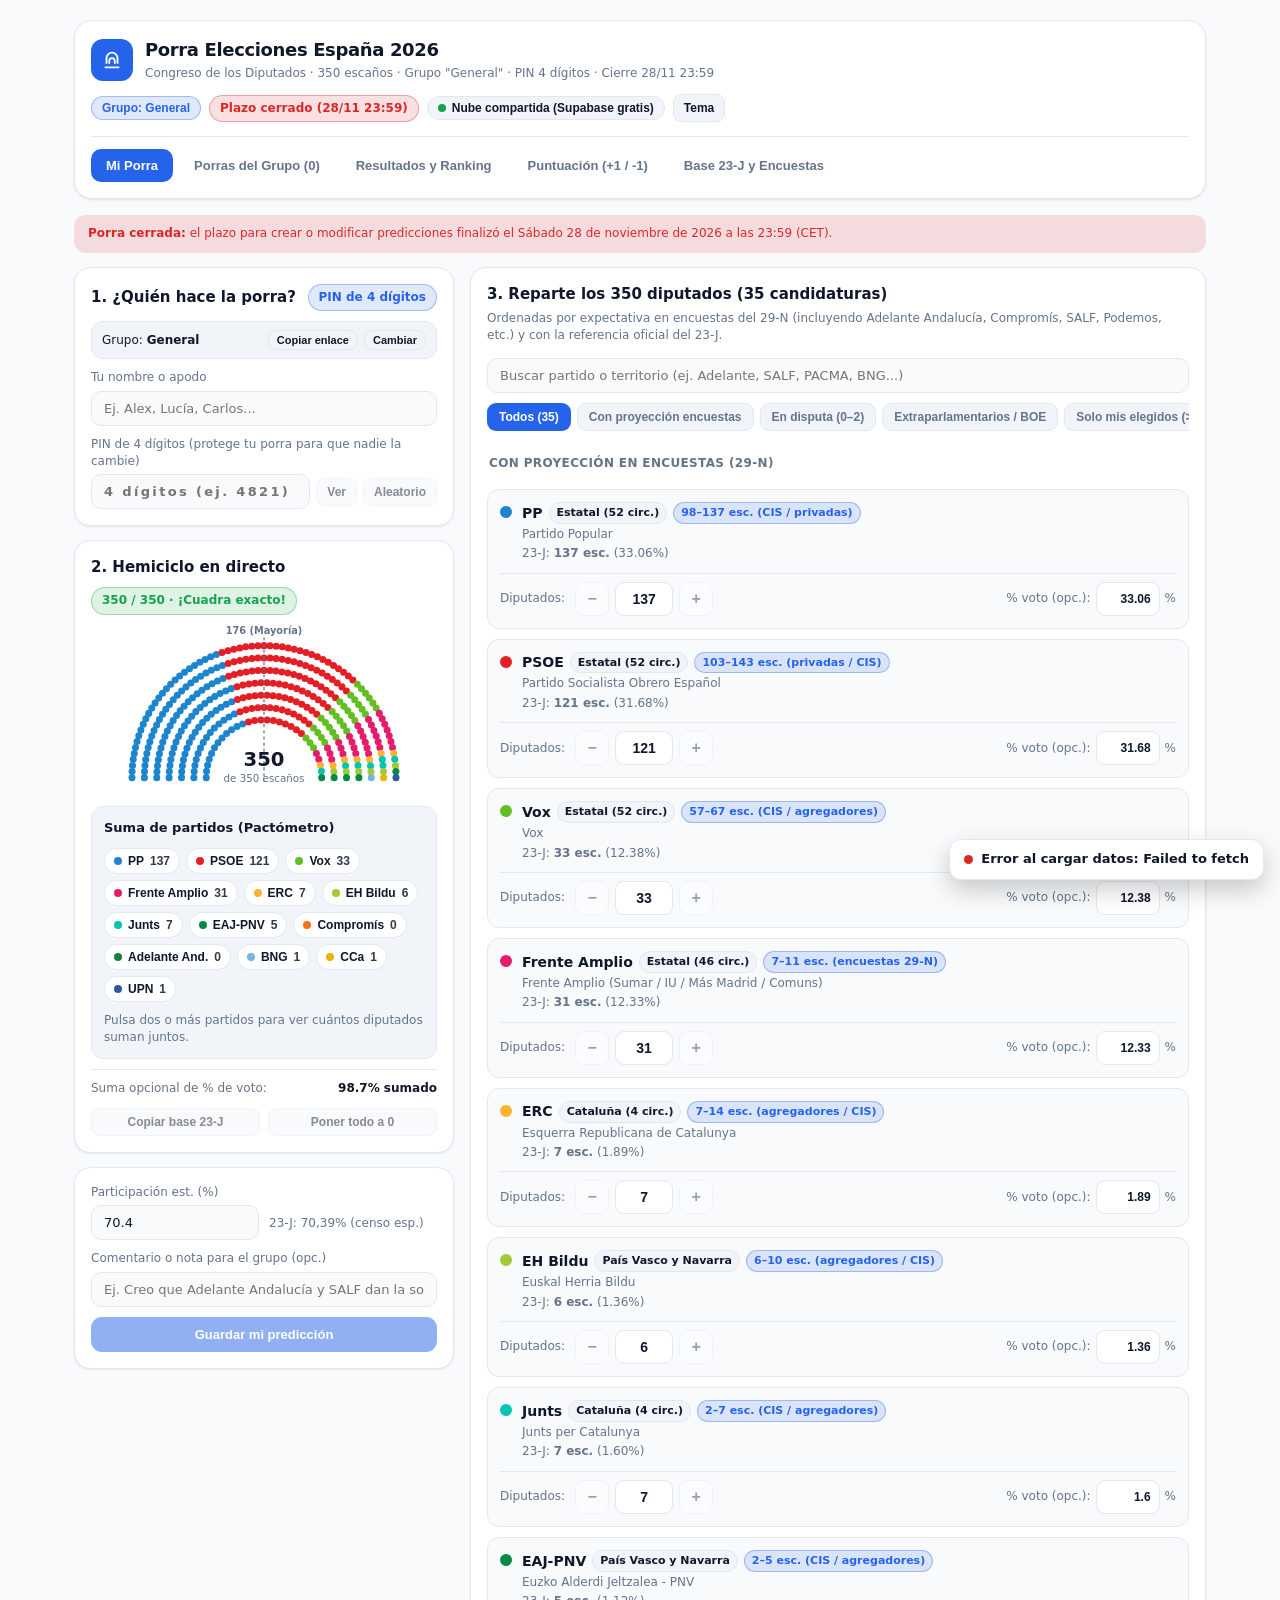
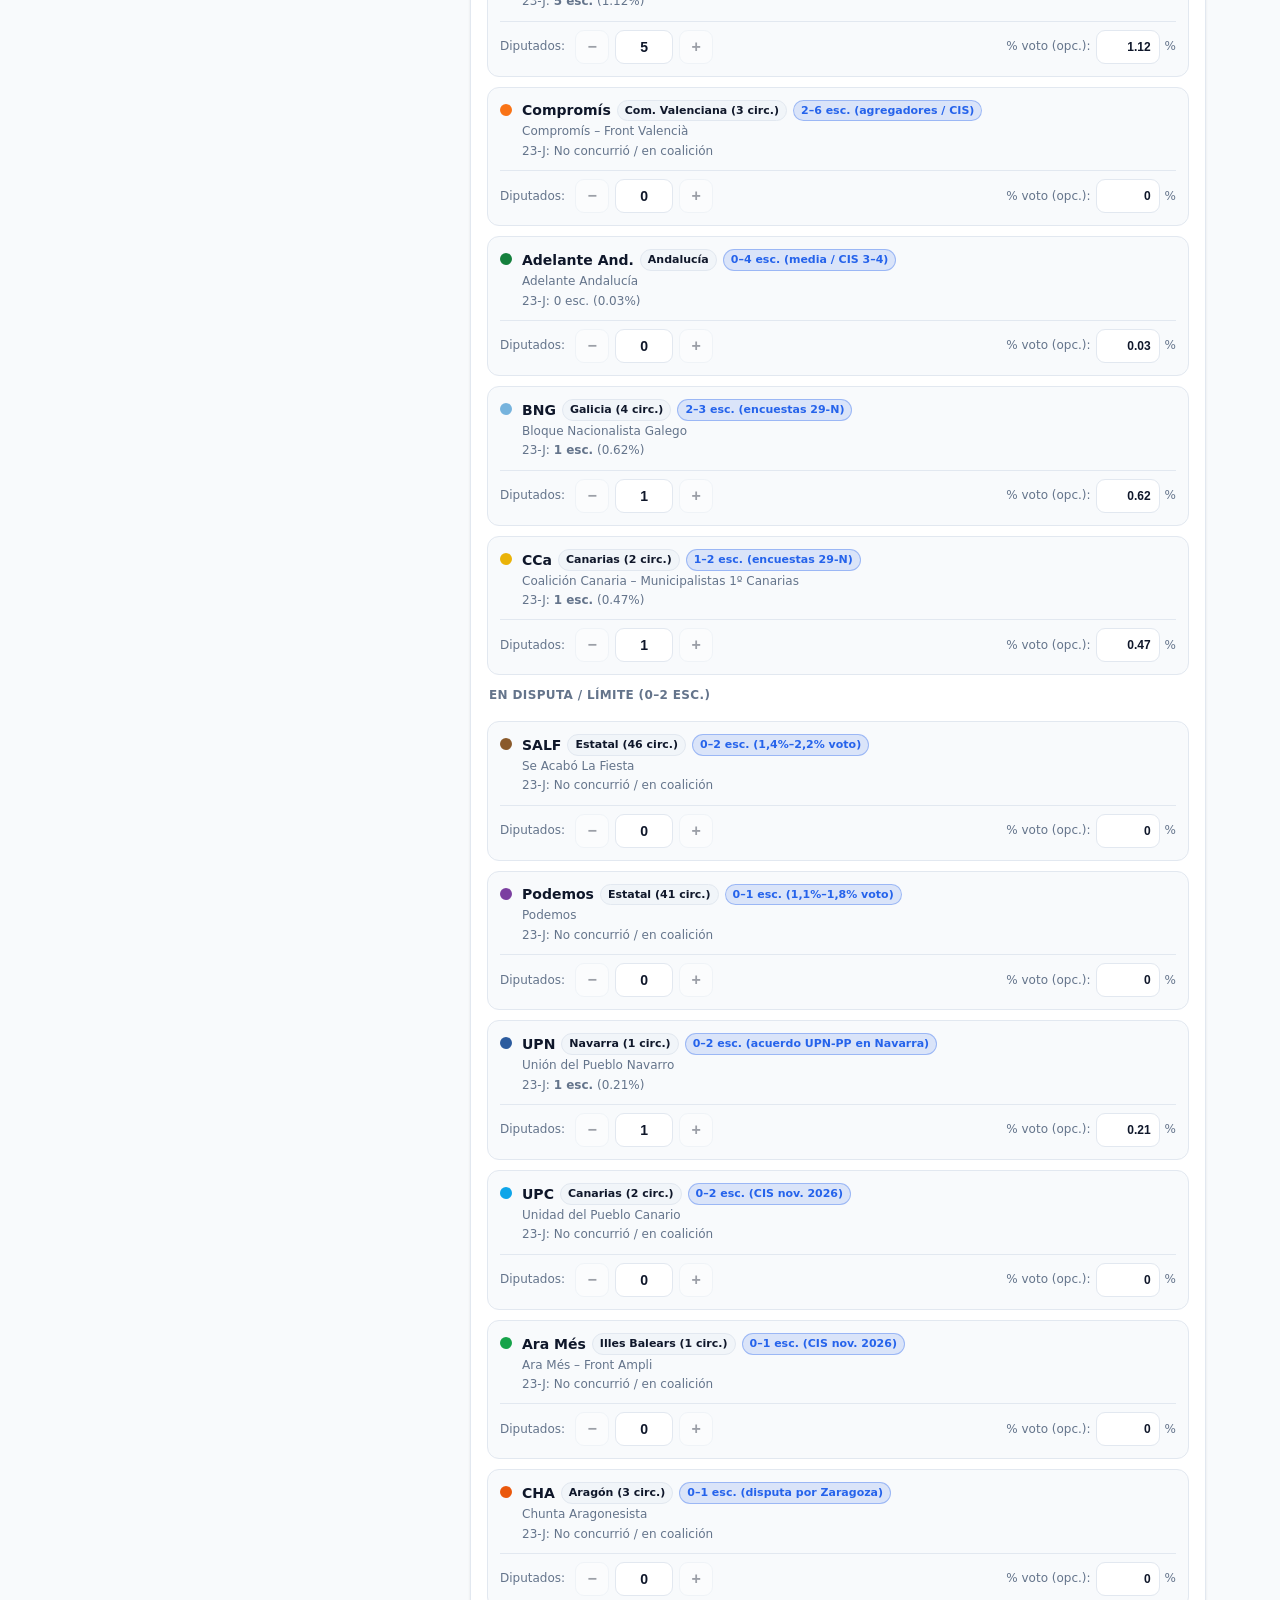
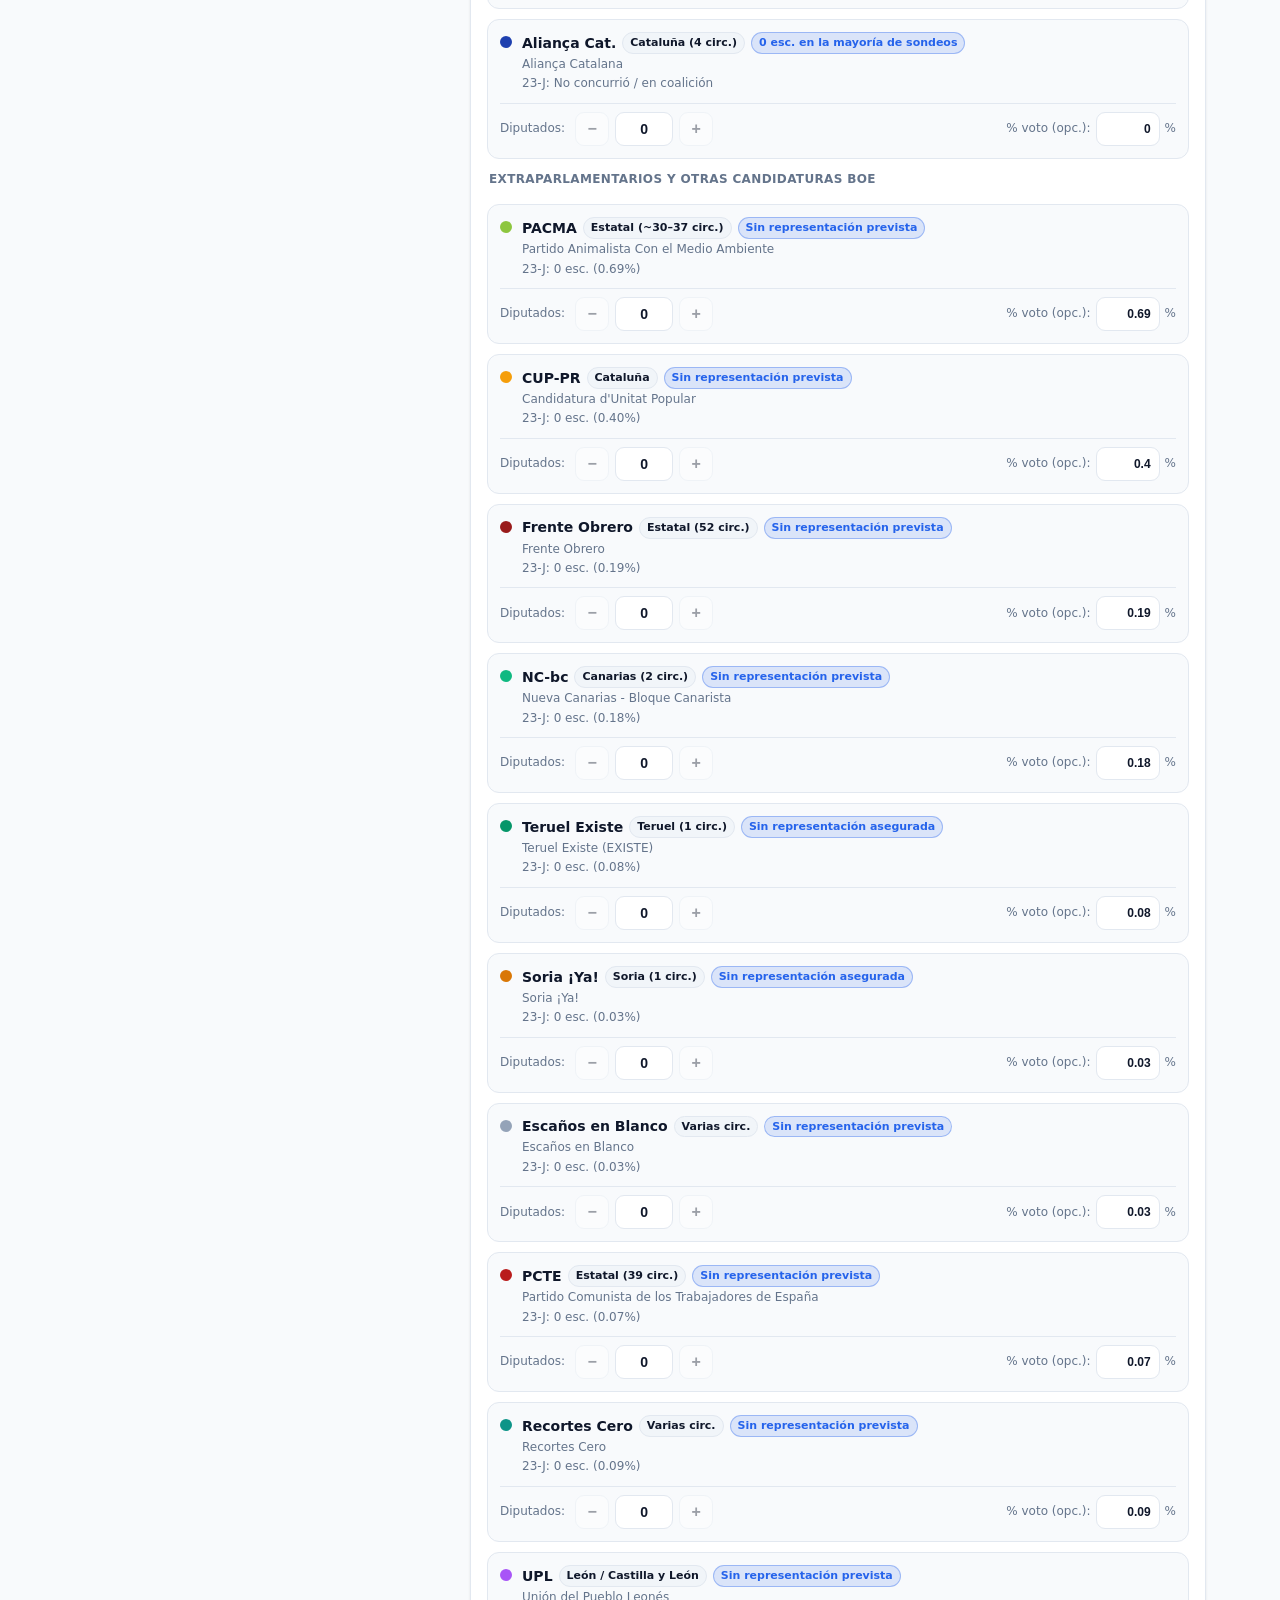
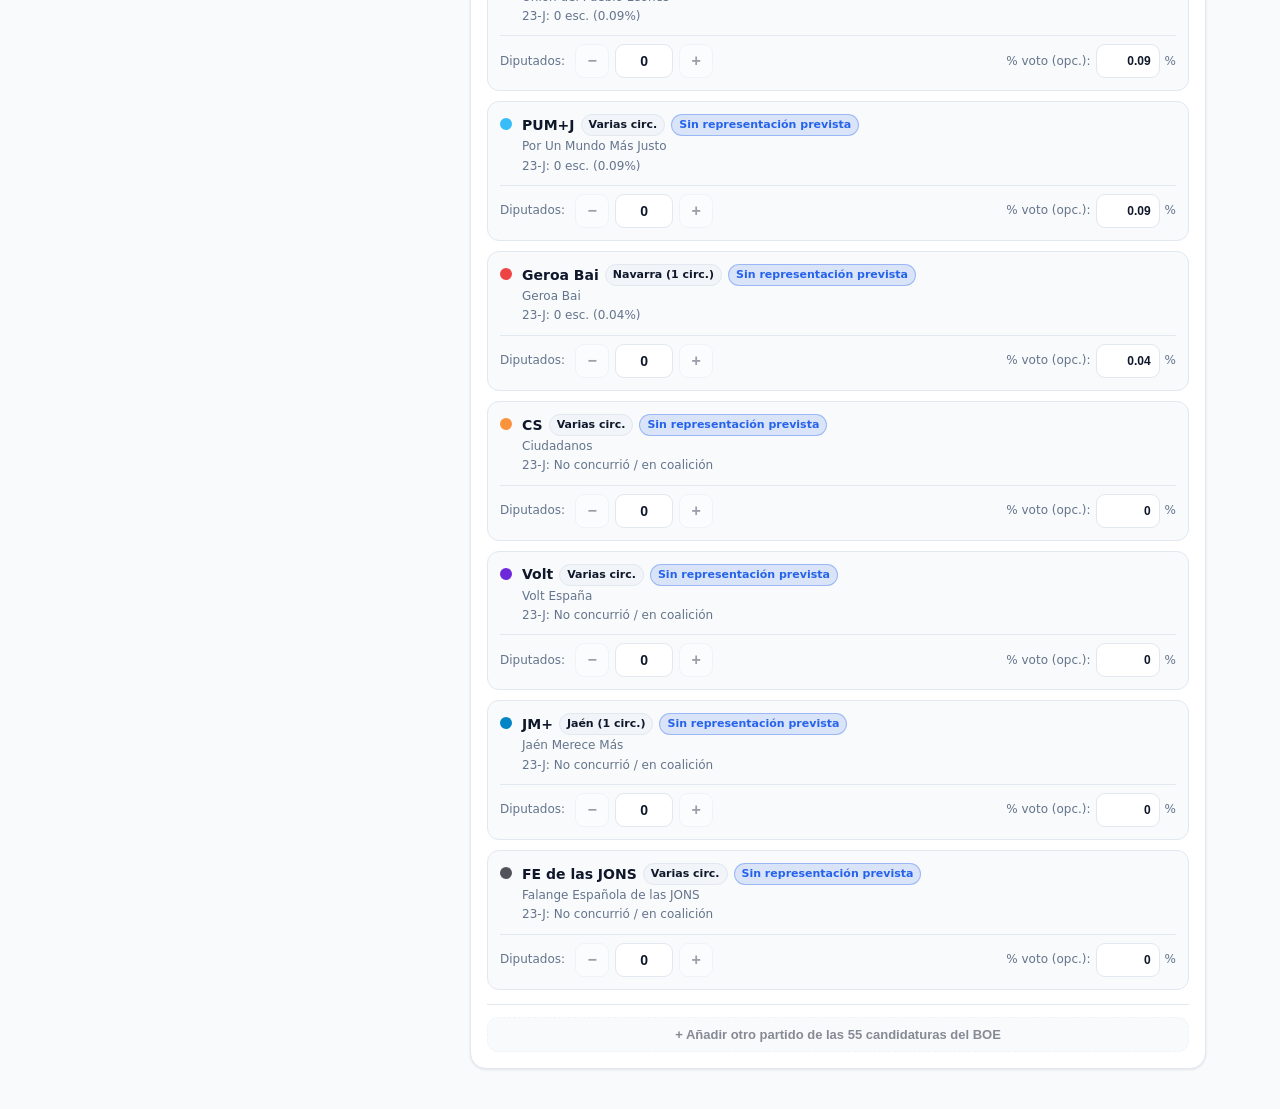
<file: index.html>
<!DOCTYPE html>
<html lang="es">
<head>
  <meta charset="UTF-8" />
  <meta name="viewport" content="width=device-width, initial-scale=1.0" />
  <title>Porra Elecciones España 2026 (29-N)</title>
  <link rel="stylesheet" href="styles.css" />
  <script>
    (function () {
      try {
        var saved = localStorage.getItem('porra29n_theme');
        if (saved === 'dark' || (!saved && window.matchMedia && window.matchMedia('(prefers-color-scheme: dark)').matches)) {
          document.documentElement.classList.add('dark');
        }
      } catch (e) {}
    })();
  </script>
</head>
<body>
  <div class="app-container">
    <!-- Cabecera principal -->
    <header class="top-header">
      <div class="header-row">
        <div class="brand">
          <div class="brand-icon" aria-hidden="true">
            <svg width="22" height="22" viewBox="0 0 24 24" fill="none" stroke="currentColor" stroke-width="2">
              <path d="M4 20h16M6 16V10a6 6 0 0 1 12 0v6M9 16v-3a3 3 0 0 1 6 0v3"/>
            </svg>
          </div>
          <div>
            <h1 class="brand-title" id="header-title">Porra Elecciones España 2026</h1>
            <p class="brand-sub" id="header-sub">29-N · Congreso de los Diputados (350 escaños) · PIN 4 dígitos</p>
          </div>
        </div>

        <div class="header-meta">
          <button id="btn-group-status" class="badge badge-primary" onclick="window.__porraActions.openGroupModal()" title="Cambiar de grupo o copiar enlace compartible">
            <span>Grupo: <strong id="header-group-name">General</strong></span>
          </button>
          <span id="deadline-badge" class="badge badge-primary tabular">Cierre: 28/11 23:59</span>
          <button id="btn-storage-status" class="badge" onclick="window.__porraActions.openCloudModal()" title="Configurar almacenamiento compartido gratuito">
            <span id="storage-dot" style="width:8px;height:8px;border-radius:999px;background:var(--muted);"></span>
            <span id="storage-label">Cargando...</span>
          </button>
          <button class="btn btn-sm" onclick="window.__porraActions.toggleTheme()" title="Cambiar tema claro/oscuro">
            Tema
          </button>
        </div>
      </div>

      <!-- Navegación PC -->
      <nav class="desktop-nav" aria-label="Navegación principal">
        <button class="nav-pill" data-tab="predict" onclick="window.__porraActions.switchTab('predict')">Mi Porra</button>
        <button class="nav-pill" data-tab="group" onclick="window.__porraActions.switchTab('group')">Porras del Grupo (<span class="friends-count">0</span>)</button>
        <button class="nav-pill" data-tab="ranking" onclick="window.__porraActions.switchTab('ranking')">Resultados y Ranking</button>
        <button class="nav-pill" data-tab="scoring" onclick="window.__porraActions.switchTab('scoring')">Puntuación (+1 / -1)</button>
        <button class="nav-pill" data-tab="base" onclick="window.__porraActions.switchTab('base')">Base 23-J y Encuestas</button>
      </nav>
    </header>

    <!-- Aviso de almacenamiento local si aún no se conectó la nube -->
    <div id="storage-banner" class="hidden"></div>

    <!-- Contenido dinámico -->
    <main id="app-main"></main>
  </div>

  <!-- Navegación inferior Móvil -->
  <nav class="mobile-nav" aria-label="Navegación móvil">
    <button class="mnav-btn" data-tab="predict" onclick="window.__porraActions.switchTab('predict')">
      <svg width="18" height="18" viewBox="0 0 24 24" fill="none" stroke="currentColor" stroke-width="2"><path d="M12 20h9M16.5 3.5a2.12 2.12 0 0 1 3 3L7 19l-4 1 1-4Z"/></svg>
      <span>Mi Porra</span>
    </button>
    <button class="mnav-btn" data-tab="group" onclick="window.__porraActions.switchTab('group')">
      <svg width="18" height="18" viewBox="0 0 24 24" fill="none" stroke="currentColor" stroke-width="2"><path d="M16 21v-2a4 4 0 0 0-4-4H6a4 4 0 0 0-4 4v2"/><circle cx="9" cy="7" r="4"/><path d="M22 21v-2a4 4 0 0 0-3-3.87M16 3.13a4 4 0 0 1 0 7.75"/></svg>
      <span>Grupo (<span class="friends-count">0</span>)</span>
    </button>
    <button class="mnav-btn" data-tab="ranking" onclick="window.__porraActions.switchTab('ranking')">
      <svg width="18" height="18" viewBox="0 0 24 24" fill="none" stroke="currentColor" stroke-width="2"><path d="M6 9H4.5a2.5 2.5 0 0 1 0-5H6M18 9h1.5a2.5 2.5 0 0 0 0-5H18M4 22h16M10 14.66V17c0 .55-.47.98-.97 1.21C7.85 18.75 7 20.24 7 22M14 14.66V17c0 .55.47.98.97 1.21C16.15 18.75 17 20.24 17 22M18 2H6v7a6 6 0 0 0 12 0V2Z"/></svg>
      <span>Ranking</span>
    </button>
    <button class="mnav-btn" data-tab="scoring" onclick="window.__porraActions.switchTab('scoring')">
      <svg width="18" height="18" viewBox="0 0 24 24" fill="none" stroke="currentColor" stroke-width="2"><circle cx="12" cy="12" r="10"/><path d="M9.09 9a3 3 0 0 1 5.83 1c0 2-3 3-3 3M12 17h.01"/></svg>
      <span>Puntos</span>
    </button>
    <button class="mnav-btn" data-tab="base" onclick="window.__porraActions.switchTab('base')">
      <svg width="18" height="18" viewBox="0 0 24 24" fill="none" stroke="currentColor" stroke-width="2"><path d="M3 3v18h18M18 17V9M13 17V5M8 17v-3"/></svg>
      <span>Base 23-J</span>
    </button>
  </nav>

  <!-- Modal de grupos separados y enlace compartible -->
  <div id="group-modal" class="modal-backdrop hidden" onclick="if(event.target===this) window.__porraActions.closeGroupModal()">
    <div class="modal-panel stack-md" id="group-modal-body"></div>
  </div>

  <!-- Modal de configuración de nube gratuita (Supabase) -->
  <div id="cloud-modal" class="modal-backdrop hidden" onclick="if(event.target===this) window.__porraActions.closeCloudModal()">
    <div class="modal-panel stack-md" id="cloud-modal-body"></div>
  </div>

  <!-- Toast -->
  <div id="toast" class="toast hidden" role="status" aria-live="polite">
    <span id="toast-dot" style="width:9px;height:9px;border-radius:999px;background:var(--success);flex-shrink:0;"></span>
    <span id="toast-msg"></span>
  </div>

  <script src="js/config.js"></script>
  <script type="module" src="js/app.js"></script>
</body>
</html>
</file>
<file: styles.css>
:root {
  --bg: #f8fafc;
  --card: #ffffff;
  --content: #f1f5f9;
  --text: #0f172a;
  --muted: #64748b;
  --border: #e2e8f0;
  --primary: #2563eb;
  --primary-fg: #ffffff;
  --success: #16a34a;
  --warning: #d97706;
  --error: #dc2626;
  --shadow: 0 1px 3px rgba(15, 23, 42, 0.06), 0 1px 2px rgba(15, 23, 42, 0.04);
}

html.dark {
  --bg: #0b1120;
  --card: #111827;
  --content: #1e293b;
  --text: #f1f5f9;
  --muted: #94a3b8;
  --border: #273449;
  --primary: #3b82f6;
  --primary-fg: #ffffff;
  --success: #22c55e;
  --warning: #f59e0b;
  --error: #ef4444;
  --shadow: 0 4px 12px rgba(0, 0, 0, 0.35);
}

* {
  box-sizing: border-box;
}

body {
  margin: 0;
  padding: 0;
  font-family: system-ui, -apple-system, BlinkMacSystemFont, "Segoe UI", Roboto, sans-serif;
  background: var(--bg);
  color: var(--text);
  font-size: 14px;
  line-height: 1.45;
  -webkit-font-smoothing: antialiased;
}

.tabular {
  font-variant-numeric: tabular-nums;
}

input[type="number"]::-webkit-inner-spin-button,
input[type="number"]::-webkit-outer-spin-button {
  -webkit-appearance: none;
  margin: 0;
}

input[type="number"] {
  -moz-appearance: textfield;
}

.app-container {
  max-width: 1180px;
  margin: 0 auto;
  padding: 16px 16px 88px;
}

@media (min-width: 768px) {
  .app-container {
    padding: 20px 24px 40px;
  }
}

/* Header & Navigation */
.top-header {
  background: var(--card);
  border: 1px solid var(--border);
  border-radius: 18px;
  padding: 16px;
  box-shadow: var(--shadow);
  margin-bottom: 16px;
}

.header-row {
  display: flex;
  flex-wrap: wrap;
  align-items: center;
  justify-content: space-between;
  gap: 12px;
}

.brand {
  display: flex;
  align-items: center;
  gap: 12px;
}

.brand-icon {
  width: 42px;
  height: 42px;
  border-radius: 12px;
  background: var(--primary);
  color: var(--primary-fg);
  display: flex;
  align-items: center;
  justify-content: center;
  flex-shrink: 0;
}

.brand-title {
  margin: 0;
  font-size: 18px;
  font-weight: 800;
  letter-spacing: -0.02em;
}

.brand-sub {
  margin: 2px 0 0;
  font-size: 12px;
  color: var(--muted);
}

.header-meta {
  display: flex;
  flex-wrap: wrap;
  align-items: center;
  gap: 8px;
}

.desktop-nav {
  display: none;
  margin-top: 14px;
  padding-top: 12px;
  border-top: 1px solid var(--border);
  gap: 6px;
  flex-wrap: wrap;
}

@media (min-width: 768px) {
  .desktop-nav {
    display: flex;
  }
}

.nav-pill {
  border: 1px solid transparent;
  background: transparent;
  color: var(--muted);
  padding: 8px 14px;
  border-radius: 10px;
  font-size: 13px;
  font-weight: 600;
  cursor: pointer;
  transition: background 0.15s, color 0.15s;
}

.nav-pill:hover {
  background: var(--content);
  color: var(--text);
}

.nav-pill.active {
  background: var(--primary);
  color: var(--primary-fg);
}

/* Mobile bottom nav */
.mobile-nav {
  position: fixed;
  bottom: 0;
  left: 0;
  right: 0;
  z-index: 40;
  background: var(--card);
  border-top: 1px solid var(--border);
  display: grid;
  grid-template-columns: repeat(5, 1fr);
  padding: 6px 4px calc(6px + env(safe-area-inset-bottom));
  gap: 2px;
}

@media (min-width: 768px) {
  .mobile-nav {
    display: none;
  }
}

.mnav-btn {
  border: none;
  background: transparent;
  color: var(--muted);
  display: flex;
  flex-direction: column;
  align-items: center;
  justify-content: center;
  gap: 3px;
  padding: 6px 2px;
  border-radius: 10px;
  font-size: 11px;
  font-weight: 600;
  cursor: pointer;
}

.mnav-btn.active {
  color: var(--primary);
  background: color-mix(in srgb, var(--primary) 12%, transparent);
}

/* Cards & Grids */
.card {
  background: var(--card);
  border: 1px solid var(--border);
  border-radius: 16px;
  padding: 16px;
  box-shadow: var(--shadow);
}

.stack-sm > * + * { margin-top: 10px; }
.stack-md > * + * { margin-top: 14px; }
.stack-lg > * + * { margin-top: 18px; }

.grid-2 {
  display: grid;
  grid-template-columns: 1fr;
  gap: 14px;
}

.grid-3 {
  display: grid;
  grid-template-columns: 1fr;
  gap: 12px;
}

.predict-layout {
  display: grid;
  grid-template-columns: 1fr;
  gap: 16px;
  align-items: start;
}

@media (min-width: 768px) {
  .grid-2 { grid-template-columns: repeat(2, 1fr); }
  .grid-3 { grid-template-columns: repeat(3, 1fr); }
}

@media (min-width: 960px) {
  .predict-layout {
    grid-template-columns: 380px 1fr;
  }
  .sticky-col {
    position: sticky;
    top: 16px;
  }
}

/* Badges & Pills */
.badge {
  display: inline-flex;
  align-items: center;
  gap: 6px;
  padding: 4px 10px;
  border-radius: 999px;
  font-size: 12px;
  font-weight: 600;
  border: 1px solid var(--border);
  background: var(--content);
  color: var(--text);
}

.badge-success {
  background: color-mix(in srgb, var(--success) 14%, transparent);
  color: var(--success);
  border-color: color-mix(in srgb, var(--success) 35%, transparent);
}

.badge-warning {
  background: color-mix(in srgb, var(--warning) 14%, transparent);
  color: var(--warning);
  border-color: color-mix(in srgb, var(--warning) 35%, transparent);
}

.badge-error {
  background: color-mix(in srgb, var(--error) 14%, transparent);
  color: var(--error);
  border-color: color-mix(in srgb, var(--error) 35%, transparent);
}

.badge-primary {
  background: color-mix(in srgb, var(--primary) 14%, transparent);
  color: var(--primary);
  border-color: color-mix(in srgb, var(--primary) 35%, transparent);
}

/* Buttons & Inputs */
.btn {
  display: inline-flex;
  align-items: center;
  justify-content: center;
  gap: 6px;
  border-radius: 11px;
  padding: 9px 14px;
  font-size: 13px;
  font-weight: 600;
  border: 1px solid var(--border);
  background: var(--content);
  color: var(--text);
  cursor: pointer;
  transition: opacity 0.15s, background 0.15s, border-color 0.15s;
}

.btn:hover {
  border-color: var(--muted);
}

.btn:disabled {
  opacity: 0.5;
  cursor: not-allowed;
}

.btn-primary {
  background: var(--primary);
  color: var(--primary-fg);
  border-color: transparent;
}

.btn-primary:hover {
  opacity: 0.92;
  border-color: transparent;
}

.btn-danger {
  background: color-mix(in srgb, var(--error) 12%, transparent);
  color: var(--error);
  border-color: color-mix(in srgb, var(--error) 35%, transparent);
}

.btn-sm {
  padding: 6px 10px;
  font-size: 12px;
  border-radius: 8px;
}

.input {
  width: 100%;
  padding: 9px 12px;
  border-radius: 10px;
  border: 1px solid var(--border);
  background: var(--bg);
  color: var(--text);
  font-size: 13px;
  font-family: inherit;
  outline: none;
}

.input:focus {
  border-color: var(--primary);
}

.label {
  display: block;
  font-size: 12px;
  color: var(--muted);
  margin-bottom: 4px;
  font-weight: 500;
}

/* Party rows */
.party-card {
  padding: 12px;
  border: 1px solid var(--border);
  background: var(--bg);
  border-radius: 12px;
  display: flex;
  flex-direction: column;
  gap: 10px;
}

.party-top {
  display: flex;
  align-items: flex-start;
  justify-content: space-between;
  gap: 10px;
}

.party-ident {
  display: flex;
  align-items: flex-start;
  gap: 10px;
  min-width: 0;
}

.party-dot {
  width: 12px;
  height: 12px;
  border-radius: 999px;
  margin-top: 4px;
  flex-shrink: 0;
}

.party-controls {
  display: flex;
  flex-wrap: wrap;
  align-items: center;
  justify-content: space-between;
  gap: 10px;
  padding-top: 8px;
  border-top: 1px solid var(--border);
}

.stepper {
  display: inline-flex;
  align-items: center;
  gap: 6px;
}

.step-btn {
  width: 34px;
  height: 34px;
  border-radius: 9px;
  border: 1px solid var(--border);
  background: var(--card);
  color: var(--text);
  font-size: 16px;
  font-weight: 700;
  cursor: pointer;
  display: flex;
  align-items: center;
  justify-content: center;
  user-select: none;
}

.step-btn:hover {
  background: var(--content);
}

.step-btn:disabled {
  opacity: 0.4;
  cursor: not-allowed;
}

.seat-input {
  width: 58px;
  height: 34px;
  text-align: center;
  border-radius: 9px;
  border: 1px solid var(--border);
  background: var(--card);
  color: var(--text);
  font-size: 14px;
  font-weight: 700;
}

.pct-input {
  width: 64px;
  height: 34px;
  text-align: right;
  padding: 0 8px;
  border-radius: 9px;
  border: 1px solid var(--border);
  background: var(--card);
  color: var(--text);
  font-size: 12px;
  font-weight: 600;
}

/* Filter chips */
.chips-row {
  display: flex;
  gap: 6px;
  overflow-x: auto;
  padding-bottom: 4px;
  scrollbar-width: none;
}

.chips-row::-webkit-scrollbar {
  display: none;
}

.chip {
  flex-shrink: 0;
  border: 1px solid var(--border);
  background: var(--content);
  color: var(--muted);
  padding: 6px 11px;
  border-radius: 9px;
  font-size: 12px;
  font-weight: 600;
  cursor: pointer;
}

.chip.active {
  background: var(--primary);
  color: var(--primary-fg);
  border-color: transparent;
}

/* Hemicycle */
.hemicycle-wrap {
  display: flex;
  justify-content: center;
}

.hemicycle-svg {
  width: 100%;
  max-width: 330px;
  overflow: visible;
}

/* Tables */
.table-wrap {
  overflow-x: auto;
  border: 1px solid var(--border);
  border-radius: 12px;
}

table {
  width: 100%;
  border-collapse: collapse;
  font-size: 12px;
  text-align: left;
}

th, td {
  padding: 9px 10px;
  border-bottom: 1px solid var(--border);
}

thead th {
  background: var(--content);
  font-weight: 700;
  white-space: nowrap;
}

.sticky-col-cell {
  position: sticky;
  left: 0;
  background: var(--card);
  z-index: 5;
}

thead .sticky-col-cell {
  background: var(--content);
  z-index: 6;
}

.text-right { text-align: right; }
.text-muted { color: var(--muted); }
.text-success { color: var(--success); }
.text-warning { color: var(--warning); }
.text-error { color: var(--error); }

/* Tier headers */
.tier-header {
  display: flex;
  align-items: center;
  justify-content: space-between;
  gap: 8px;
  padding: 6px 2px;
  margin-top: 6px;
  font-size: 12px;
  font-weight: 700;
  color: var(--muted);
  text-transform: uppercase;
  letter-spacing: 0.03em;
}

/* Modal & Toast */
.modal-backdrop {
  position: fixed;
  inset: 0;
  z-index: 60;
  background: rgba(15, 23, 42, 0.65);
  display: flex;
  align-items: center;
  justify-content: center;
  padding: 16px;
}

.modal-panel {
  width: 100%;
  max-width: 540px;
  max-height: 90vh;
  overflow-y: auto;
  background: var(--card);
  border: 1px solid var(--border);
  border-radius: 18px;
  padding: 20px;
  box-shadow: 0 20px 45px rgba(0, 0, 0, 0.35);
}

.toast {
  position: fixed;
  bottom: 76px;
  right: 16px;
  z-index: 70;
  background: var(--card);
  border: 1px solid var(--border);
  border-radius: 12px;
  padding: 10px 14px;
  box-shadow: 0 10px 25px rgba(0, 0, 0, 0.2);
  font-size: 13px;
  font-weight: 600;
  display: flex;
  align-items: center;
  gap: 8px;
  max-width: 340px;
}

@media (min-width: 768px) {
  .toast {
    bottom: 20px;
  }
}

.hidden {
  display: none !important;
}

.banner-notice {
  border-radius: 12px;
  padding: 10px 14px;
  font-size: 12px;
  display: flex;
  flex-wrap: wrap;
  align-items: center;
  justify-content: space-between;
  gap: 8px;
  margin-bottom: 14px;
}

.formula-box {
  background: var(--content);
  border: 1px solid var(--border);
  border-radius: 12px;
  padding: 12px 14px;
  font-size: 13px;
}

/* Pactómetro / Suma de partidos */
.pact-box {
  background: var(--content);
  border: 1px solid var(--border);
  border-radius: 12px;
  padding: 12px;
  display: flex;
  flex-direction: column;
  gap: 10px;
}

.pact-chips {
  display: flex;
  flex-wrap: wrap;
  gap: 6px;
}

.pact-chip {
  display: inline-flex;
  align-items: center;
  gap: 6px;
  border: 1px solid var(--border);
  background: var(--card);
  color: var(--text);
  padding: 5px 9px;
  border-radius: 999px;
  font-size: 12px;
  font-weight: 600;
  cursor: pointer;
  transition: border-color 0.15s, background 0.15s, color 0.15s;
}

.pact-chip:hover {
  border-color: var(--muted);
}

.pact-chip.active {
  background: var(--primary);
  color: var(--primary-fg);
  border-color: transparent;
}

.pact-bar-track {
  position: relative;
  height: 12px;
  border-radius: 999px;
  background: var(--card);
  border: 1px solid var(--border);
  overflow: hidden;
  display: flex;
}

.pact-bar-seg {
  height: 100%;
  transition: width 0.15s ease;
}

.pact-majority-mark {
  position: absolute;
  top: -2px;
  bottom: -2px;
  left: 50.2857%; /* 176 / 350 */
  width: 2px;
  background: var(--text);
  z-index: 3;
}
</file>
